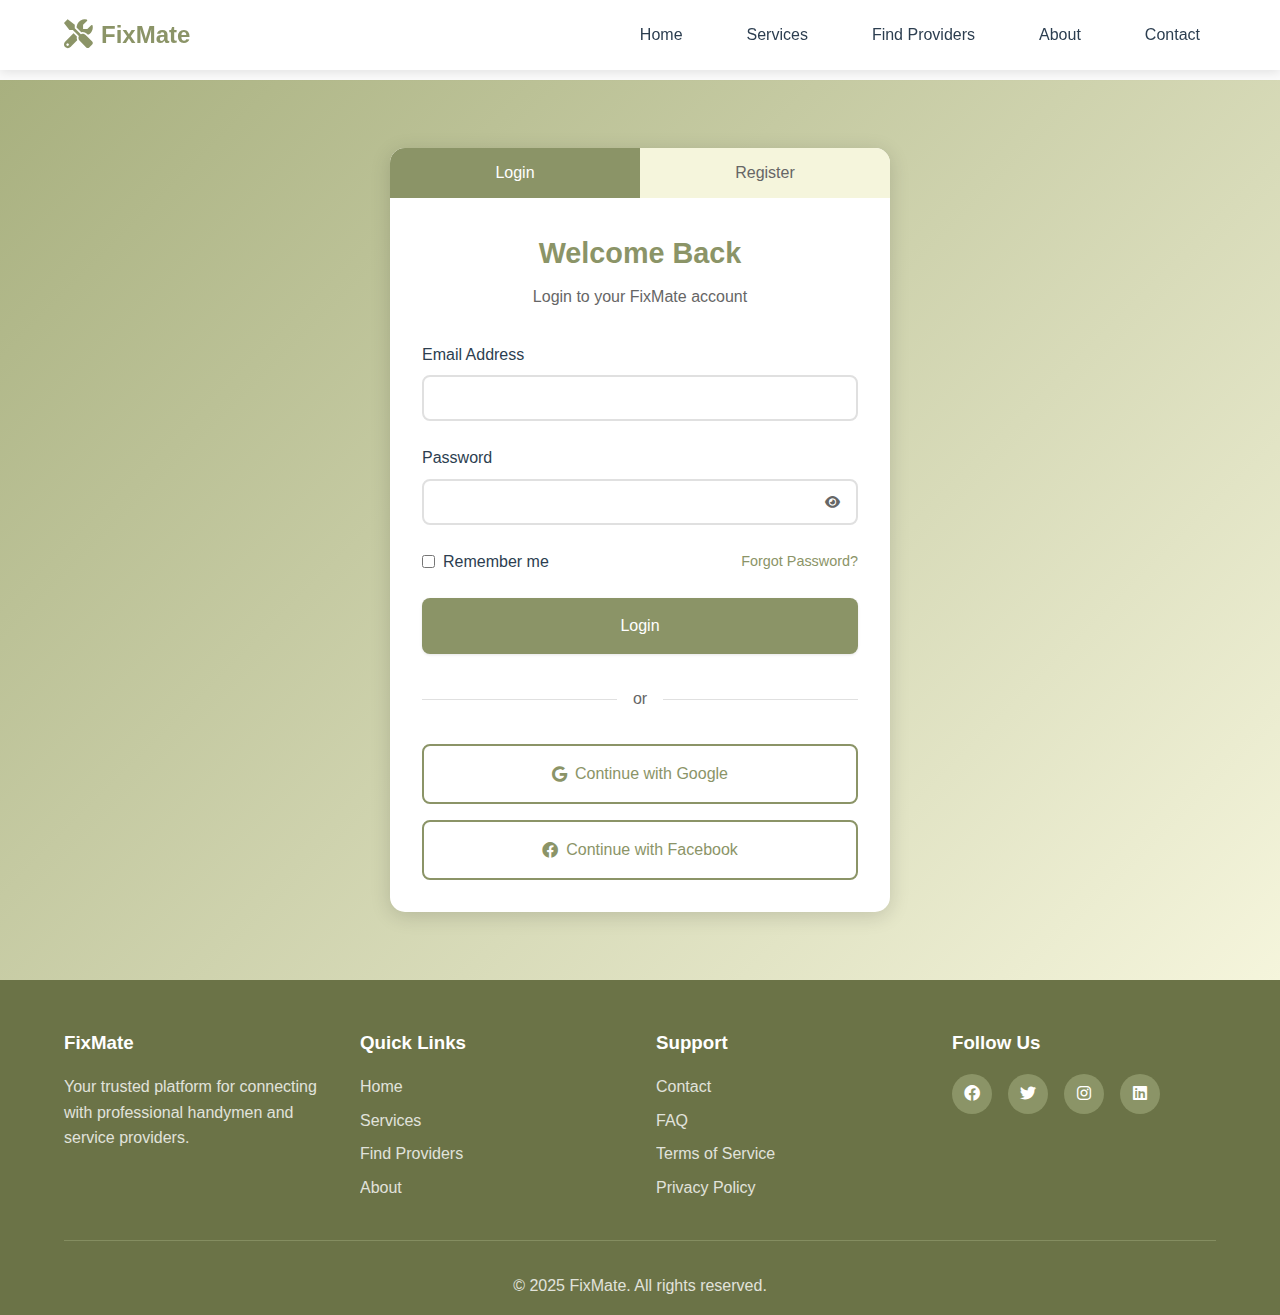
<file: auth.html>
<!DOCTYPE html>
<html lang="en">
<head>
    <meta charset="UTF-8">
    <meta name="viewport" content="width=device-width, initial-scale=1.0">
    <meta name="csrf-token" content="{{ csrf_token }}">
    <title>FixMate - Login / Register</title>
    <link rel="stylesheet" href="css/style.css">
    <link rel="stylesheet" href="https://cdnjs.cloudflare.com/ajax/libs/font-awesome/6.0.0/css/all.min.css">
</head>
<body>
    <!-- Navigation -->
    <nav class="navbar">
        <div class="nav-container">
            <div class="nav-logo">
                <i class="fas fa-tools"></i>
                <span>FixMate</span>
            </div>
            <ul class="nav-menu">
                <li><a href="index.html" class="nav-link">Home</a></li>
                <li><a href="index.html#services" class="nav-link">Services</a></li>
                <li><a href="index.html#providers" class="nav-link">Find Providers</a></li>
                <li><a href="index.html#about" class="nav-link">About</a></li>
                <li><a href="index.html#contact" class="nav-link">Contact</a></li>
            </ul>
            <div class="hamburger">
                <span></span>
                <span></span>
                <span></span>
            </div>
        </div>
    </nav>

    <!-- Authentication Section -->
    <section class="auth-section">
        <div class="auth-container">
            <div class="auth-tabs">
                <button class="tab-btn active" onclick="switchTab('login')">Login</button>
                <button class="tab-btn" onclick="switchTab('register')">Register</button>
            </div>

            <!-- Login Form -->
            <div id="login-form" class="auth-form active">
                <h2>Welcome Back</h2>
                <p>Login to your FixMate account</p>
                
                <form id="login-form-element">
                    <div class="form-group">
                        <label for="login-email">Email Address</label>
                        <input type="email" id="login-email" name="email" required>
                        <div class="error" id="login-email-error"></div>
                    </div>
                    
                    <div class="form-group">
                        <label for="login-password">Password</label>
                        <div class="password-input">
                            <input type="password" id="login-password" name="password" required>
                            <button type="button" class="toggle-password" onclick="togglePassword('login-password')">
                                <i class="fas fa-eye"></i>
                            </button>
                        </div>
                        <div class="error" id="login-password-error"></div>
                    </div>
                    
                    <div class="form-options">
                        <label class="checkbox-label">
                            <input type="checkbox" id="remember-me">
                            <span>Remember me</span>
                        </label>
                        <a href="#" class="forgot-password">Forgot Password?</a>
                    </div>
                    
                    <button type="submit" class="btn btn-primary btn-full">Login</button>
                </form>
                
                <div class="auth-divider">
                    <span>or</span>
                </div>
                
                <div class="social-login">
                    <button class="btn btn-outline btn-full">
                        <i class="fab fa-google"></i> Continue with Google
                    </button>
                    <button class="btn btn-outline btn-full">
                        <i class="fab fa-facebook"></i> Continue with Facebook
                    </button>
                </div>
            </div>

            <!-- Register Form -->
            <div id="register-form" class="auth-form">
                <h2>Create Account</h2>
                <p>Join FixMate and connect with trusted handymen</p>
                
                <form id="register-form-element">
                    <div class="form-group">
                        <label for="register-user-type">I am a</label>
                        <select id="register-user-type" name="user_type" required>
                            <option value="">Select User Type</option>
                            <option value="customer">Customer</option>
                            <option value="provider">Service Provider</option>
                            <option value="admin">Administrator</option>
                        </select>
                        <div class="error" id="register-user-type-error"></div>
                    </div>
                    
                    <div class="form-row">
                        <div class="form-group">
                            <label for="register-first-name">First Name</label>
                            <input type="text" id="register-first-name" name="first_name" required>
                            <div class="error" id="register-first-name-error"></div>
                        </div>
                        
                        <div class="form-group">
                            <label for="register-last-name">Last Name</label>
                            <input type="text" id="register-last-name" name="last_name" required>
                            <div class="error" id="register-last-name-error"></div>
                        </div>
                    </div>
                    
                    <div class="form-group">
                        <label for="register-email">Email Address</label>
                        <input type="email" id="register-email" name="email" required>
                        <div class="error" id="register-email-error"></div>
                    </div>
                    
                    <div class="form-group">
                        <label for="register-phone">Phone Number</label>
                        <input type="tel" id="register-phone" name="phone" required>
                        <div class="error" id="register-phone-error"></div>
                    </div>
                    
                    <div class="form-group">
                        <label for="register-password">Password</label>
                        <div class="password-input">
                            <input type="password" id="register-password" name="password" required>
                            <button type="button" class="toggle-password" onclick="togglePassword('register-password')">
                                <i class="fas fa-eye"></i>
                            </button>
                        </div>
                        <div class="error" id="register-password-error"></div>
                        <small class="password-hint">Password must be at least 8 characters long</small>
                    </div>
                    
                    <div class="form-group">
                        <label for="register-confirm-password">Confirm Password</label>
                        <div class="password-input">
                            <input type="password" id="register-confirm-password" name="confirm_password" required>
                            <button type="button" class="toggle-password" onclick="togglePassword('register-confirm-password')">
                                <i class="fas fa-eye"></i>
                            </button>
                        </div>
                        <div class="error" id="register-confirm-password-error"></div>
                    </div>
                    
                    <!-- Provider-specific fields -->
                    <div id="provider-fields" class="provider-fields" style="display: none;">
                        <div class="form-group">
                            <label for="register-business-name">Business Name</label>
                            <input type="text" id="register-business-name" name="business_name">
                            <div class="error" id="register-business-name-error"></div>
                        </div>
                        
                        <div class="form-group">
                            <label for="register-services">Services Offered</label>
                            <select id="register-services" name="services" multiple>
                                <option value="plumbing">Plumbing</option>
                                <option value="electrical">Electrical</option>
                                <option value="carpentry">Carpentry</option>
                                <option value="painting">Painting</option>
                                <option value="general">General Repair</option>
                                <option value="maintenance">Home Maintenance</option>
                            </select>
                            <small>Hold Ctrl/Cmd to select multiple services</small>
                        </div>
                        
                        <div class="form-group">
                            <label for="register-location">Service Location</label>
                            <input type="text" id="register-location" name="location" placeholder="City, State">
                            <div class="error" id="register-location-error"></div>
                        </div>
                        
                        <div class="form-group">
                            <label for="register-experience">Years of Experience</label>
                            <input type="number" id="register-experience" name="experience" min="0" max="50">
                            <div class="error" id="register-experience-error"></div>
                        </div>
                    </div>
                    
                    <!-- Admin-specific fields -->
                    <div id="admin-fields" class="admin-fields" style="display: none;">
                        <div class="form-group">
                            <label for="register-admin-role">Admin Role</label>
                            <select id="register-admin-role" name="admin_role">
                                <option value="super_admin">Super Admin</option>
                                <option value="content_admin">Content Admin</option>
                                <option value="support_admin">Support Admin</option>
                            </select>
                            <small>Select your administrative role and permissions level</small>
                        </div>
                        
                        <div class="form-group">
                            <label for="register-department">Department</label>
                            <select id="register-department" name="department">
                                <option value="management">Management</option>
                                <option value="support">Customer Support</option>
                                <option value="moderation">Content Moderation</option>
                                <option value="technical">Technical</option>
                            </select>
                        </div>
                        
                        <div class="form-group">
                            <label class="checkbox-label">
                                <input type="checkbox" id="admin-terms" required>
                                <span>I confirm I have the authority to create an admin account and will adhere to admin policies and procedures</span>
                            </label>
                            <div class="error" id="admin-terms-error"></div>
                        </div>
                    </div>
                    
                    <div class="form-group">
                        <label class="checkbox-label">
                            <input type="checkbox" id="agree-terms" required>
                            <span>I agree to the <a href="#">Terms of Service</a> and <a href="#">Privacy Policy</a></span>
                        </label>
                        <div class="error" id="agree-terms-error"></div>
                    </div>
                    
                    <button type="submit" class="btn btn-primary btn-full">Create Account</button>
                </form>
                
                <div class="auth-info">
                    <p>By creating an account, you agree to wait for admin approval before accessing the platform.</p>
                </div>
            </div>
        </div>
    </section>

    <!-- Footer -->
    <footer class="footer">
        <div class="container">
            <div class="footer-content">
                <div class="footer-section">
                    <h3>FixMate</h3>
                    <p>Your trusted platform for connecting with professional handymen and service providers.</p>
                </div>
                <div class="footer-section">
                    <h3>Quick Links</h3>
                    <ul>
                        <li><a href="index.html">Home</a></li>
                        <li><a href="index.html#services">Services</a></li>
                        <li><a href="index.html#providers">Find Providers</a></li>
                        <li><a href="index.html#about">About</a></li>
                    </ul>
                </div>
                <div class="footer-section">
                    <h3>Support</h3>
                    <ul>
                        <li><a href="index.html#contact">Contact</a></li>
                        <li><a href="#">FAQ</a></li>
                        <li><a href="#">Terms of Service</a></li>
                        <li><a href="#">Privacy Policy</a></li>
                    </ul>
                </div>
                <div class="footer-section">
                    <h3>Follow Us</h3>
                    <div class="social-links">
                        <a href="#"><i class="fab fa-facebook"></i></a>
                        <a href="#"><i class="fab fa-twitter"></i></a>
                        <a href="#"><i class="fab fa-instagram"></i></a>
                        <a href="#"><i class="fab fa-linkedin"></i></a>
                    </div>
                </div>
            </div>
            <div class="footer-bottom">
                <p>&copy; 2025 FixMate. All rights reserved.</p>
            </div>
        </div>
    </footer>

    <script src="js/auth.js"></script>
</body>
</html>
</file>
<file: css/style.css>
/* FixMate - Enhanced Light Olive Color Scheme with Responsive Design */

/* CSS Variables */
:root {
    /* Primary Colors - Light Olive Theme */
    --primary-color: #8B9467;      /* Light Olive */
    --primary-dark: #6B7347;       /* Darker Olive */
    --primary-light: #A8B07F;      /* Lighter Olive */
    --primary-pale: #C5CC9E;       /* Very Light Olive */
    
    /* Secondary Colors */
    --secondary-color: #F5F5DC;    /* Beige */
    --accent-color: #D2691E;       /* Chocolate */
    --accent-light: #E8A55C;       /* Light Chocolate */
    
    /* Text Colors */
    --text-primary: #2C3E50;       /* Dark Blue-Gray */
    --text-secondary: #666666;     /* Medium Gray */
    --text-light: #FFFFFF;         /* White */
    --text-muted: #95A5A6;        /* Light Gray */
    
    /* Background Colors */
    --background: #FAFAFA;         /* Light Gray Background */
    --background-secondary: #F8F9FA; /* Slightly Darker Background */
    --card-background: #FFFFFF;    /* White */
    --card-hover: #FDFDFD;         /* Very Light Gray */
    
    /* Border Colors */
    --border-color: #E0E0E0;       /* Light Border */
    --border-focus: #8B9467;       /* Primary Border */
    
    /* Status Colors */
    --success-color: #28a745;      /* Green */
    --success-light: #d4edda;      /* Light Green */
    --warning-color: #ffc107;      /* Yellow */
    --warning-light: #fff3cd;      /* Light Yellow */
    --error-color: #dc3545;        /* Red */
    --error-light: #f8d7da;        /* Light Red */
    --info-color: #17a2b8;         /* Blue */
    --info-light: #d1ecf1;         /* Light Blue */
    
    /* Shadows */
    --shadow-sm: 0 1px 3px rgba(0, 0, 0, 0.1);
    --shadow: 0 2px 10px rgba(0, 0, 0, 0.1);
    --shadow-md: 0 4px 15px rgba(0, 0, 0, 0.1);
    --shadow-lg: 0 8px 25px rgba(0, 0, 0, 0.15);
    --shadow-hover: 0 4px 20px rgba(0, 0, 0, 0.15);
    
    /* Spacing */
    --spacing-xs: 0.25rem;
    --spacing-sm: 0.5rem;
    --spacing-md: 1rem;
    --spacing-lg: 1.5rem;
    --spacing-xl: 2rem;
    --spacing-xxl: 3rem;
    
    /* Border Radius */
    --radius-sm: 4px;
    --radius: 8px;
    --radius-lg: 12px;
    --radius-xl: 16px;
    
    /* Transitions */
    --transition: all 0.3s ease;
    --transition-fast: all 0.2s ease;
}

/* Reset and Base Styles */
* {
    margin: 0;
    padding: 0;
    box-sizing: border-box;
}

html {
    scroll-behavior: smooth;
    font-size: 16px;
}

body {
    font-family: 'Segoe UI', Tahoma, Geneva, Verdana, sans-serif;
    line-height: 1.6;
    color: var(--text-primary);
    background-color: var(--background);
    -webkit-font-smoothing: antialiased;
    -moz-osx-font-smoothing: grayscale;
}

/* Improved Focus Styles */
:focus {
    outline: 2px solid var(--border-focus);
    outline-offset: 2px;
}

:focus:not(:focus-visible) {
    outline: none;
}

/* Selection Styles */
::selection {
    background-color: var(--primary-light);
    color: var(--text-light);
}

/* Scrollbar Styles */
::-webkit-scrollbar {
    width: 8px;
    height: 8px;
}

::-webkit-scrollbar-track {
    background: var(--background);
}

::-webkit-scrollbar-thumb {
    background: var(--primary-color);
    border-radius: 4px;
}

::-webkit-scrollbar-thumb:hover {
    background: var(--primary-dark);
}

.container {
    max-width: 1200px;
    margin: 0 auto;
    padding: 0 var(--spacing-lg);
}

.container-sm {
    max-width: 800px;
    margin: 0 auto;
    padding: 0 var(--spacing-lg);
}

.container-lg {
    max-width: 1400px;
    margin: 0 auto;
    padding: 0 var(--spacing-lg);
}

/* Navigation */
.navbar {
    background-color: var(--card-background);
    box-shadow: var(--shadow);
    position: fixed;
    top: 0;
    width: 100%;
    z-index: 1000;
    backdrop-filter: blur(10px);
    background-color: rgba(255, 255, 255, 0.95);
}

.nav-container {
    max-width: 1200px;
    margin: 0 auto;
    padding: var(--spacing-md) var(--spacing-lg);
    display: flex;
    justify-content: space-between;
    align-items: center;
}

.nav-logo {
    display: flex;
    align-items: center;
    font-size: 1.5rem;
    font-weight: bold;
    color: var(--primary-color);
    text-decoration: none;
    transition: var(--transition);
}

.nav-logo:hover {
    color: var(--primary-dark);
    transform: translateY(-1px);
}

.nav-logo i {
    margin-right: var(--spacing-sm);
    font-size: 1.8rem;
}

.nav-menu {
    display: flex;
    list-style: none;
    gap: var(--spacing-xl);
    align-items: center;
}

.nav-link {
    text-decoration: none;
    color: var(--text-primary);
    font-weight: 500;
    padding: var(--spacing-sm) var(--spacing-md);
    border-radius: var(--radius-sm);
    transition: var(--transition);
    position: relative;
}

.nav-link::after {
    content: '';
    position: absolute;
    bottom: -2px;
    left: 50%;
    width: 0;
    height: 2px;
    background-color: var(--primary-color);
    transition: var(--transition);
    transform: translateX(-50%);
}

.nav-link:hover {
    color: var(--primary-color);
    background-color: var(--primary-pale);
}

.nav-link:hover::after {
    width: 80%;
}

.nav-link.active {
    color: var(--primary-color);
    background-color: var(--primary-pale);
}

.nav-link.active::after {
    width: 80%;
}

.nav-auth {
    display: flex;
    gap: var(--spacing-md);
    align-items: center;
}

.hamburger {
    display: none;
    flex-direction: column;
    cursor: pointer;
    padding: var(--spacing-sm);
    border-radius: var(--radius-sm);
    transition: var(--transition);
}

.hamburger:hover {
    background-color: var(--primary-pale);
}

.hamburger span {
    width: 25px;
    height: 3px;
    background-color: var(--text-primary);
    margin: 3px 0;
    transition: var(--transition);
    border-radius: 2px;
}

.hamburger.active span:nth-child(1) {
    transform: rotate(-45deg) translate(-5px, 6px);
}

.hamburger.active span:nth-child(2) {
    opacity: 0;
}

.hamburger.active span:nth-child(3) {
    transform: rotate(45deg) translate(-5px, -6px);
}

/* Buttons */
.btn {
    display: inline-flex;
    align-items: center;
    justify-content: center;
    padding: var(--spacing-md) var(--spacing-lg);
    text-decoration: none;
    border-radius: var(--radius);
    font-weight: 500;
    transition: var(--transition);
    border: none;
    cursor: pointer;
    font-size: 1rem;
    line-height: 1.5;
    position: relative;
    overflow: hidden;
    gap: var(--spacing-sm);
}

.btn::before {
    content: '';
    position: absolute;
    top: 0;
    left: -100%;
    width: 100%;
    height: 100%;
    background: linear-gradient(90deg, transparent, rgba(255, 255, 255, 0.2), transparent);
    transition: var(--transition);
}

.btn:hover::before {
    left: 100%;
}

.btn:focus {
    outline: none;
    box-shadow: 0 0 0 3px var(--primary-light);
}

.btn:disabled {
    opacity: 0.6;
    cursor: not-allowed;
    transform: none !important;
}

.btn-primary {
    background-color: var(--primary-color);
    color: var(--text-light);
    box-shadow: var(--shadow-sm);
}

.btn-primary:hover {
    background-color: var(--primary-dark);
    transform: translateY(-2px);
    box-shadow: var(--shadow-md);
}

.btn-primary:active {
    transform: translateY(0);
}

.btn-outline {
    background-color: transparent;
    color: var(--primary-color);
    border: 2px solid var(--primary-color);
}

.btn-outline:hover {
    background-color: var(--primary-color);
    color: var(--text-light);
    transform: translateY(-2px);
    box-shadow: var(--shadow-sm);
}

.btn-secondary {
    background-color: var(--secondary-color);
    color: var(--text-primary);
    border: 1px solid var(--border-color);
}

.btn-secondary:hover {
    background-color: var(--primary-light);
    transform: translateY(-2px);
}

.btn-success {
    background-color: var(--success-color);
    color: var(--text-light);
}

.btn-success:hover {
    background-color: #218838;
    transform: translateY(-2px);
}

.btn-warning {
    background-color: var(--warning-color);
    color: var(--text-primary);
}

.btn-warning:hover {
    background-color: #e0a800;
    transform: translateY(-2px);
}

.btn-danger {
    background-color: var(--error-color);
    color: var(--text-light);
}

.btn-danger:hover {
    background-color: #c82333;
    transform: translateY(-2px);
}

.btn-sm {
    padding: var(--spacing-sm) var(--spacing-md);
    font-size: 0.875rem;
}

.btn-lg {
    padding: var(--spacing-lg) var(--spacing-xl);
    font-size: 1.125rem;
}

.btn-block {
    display: flex;
    width: 100%;
}

.btn-group {
    display: flex;
    gap: var(--spacing-sm);
    flex-wrap: wrap;
}

.btn-icon {
    padding: var(--spacing-sm);
    border-radius: 50%;
    width: 40px;
    height: 40px;
    display: flex;
    align-items: center;
    justify-content: center;
}

.btn-icon.btn-sm {
    width: 32px;
    height: 32px;
    padding: var(--spacing-xs);
}

.btn-icon.btn-lg {
    width: 48px;
    height: 48px;
    padding: var(--spacing-md);
}

/* Hero Section */
.hero {
    margin-top: 80px;
    padding: var(--spacing-xxl) 0;
    background: linear-gradient(135deg, var(--primary-light) 0%, var(--secondary-color) 50%, var(--primary-pale) 100%);
    display: flex;
    align-items: center;
    min-height: 80vh;
    position: relative;
    overflow: hidden;
}

.hero::before {
    content: '';
    position: absolute;
    top: 0;
    left: 0;
    right: 0;
    bottom: 0;
    background: url('data:image/svg+xml,<svg xmlns="http://www.w3.org/2000/svg" viewBox="0 0 100 100"><defs><pattern id="grain" width="100" height="100" patternUnits="userSpaceOnUse"><circle cx="25" cy="25" r="1" fill="%23ffffff" opacity="0.1"/><circle cx="75" cy="75" r="1" fill="%23ffffff" opacity="0.1"/><circle cx="50" cy="10" r="0.5" fill="%23ffffff" opacity="0.1"/></pattern></defs><rect width="100" height="100" fill="url(%23grain)"/></svg>');
    opacity: 0.3;
}

.hero-content {
    flex: 1;
    padding: var(--spacing-xl);
    position: relative;
    z-index: 1;
}

.hero-content h1 {
    font-size: clamp(2rem, 5vw, 3.5rem);
    margin-bottom: var(--spacing-md);
    color: var(--text-primary);
    font-weight: 700;
    line-height: 1.2;
    text-shadow: 2px 2px 4px rgba(0, 0, 0, 0.1);
}

.hero-content .subtitle {
    font-size: clamp(1rem, 2.5vw, 1.5rem);
    margin-bottom: var(--spacing-lg);
    color: var(--text-secondary);
    font-weight: 400;
    line-height: 1.6;
}

.hero-buttons {
    display: flex;
    gap: var(--spacing-md);
    flex-wrap: wrap;
}

.hero-image {
    flex: 1;
    text-align: center;
    position: relative;
    z-index: 1;
}

.hero-image img {
    max-width: 100%;
    height: auto;
    border-radius: var(--radius-xl);
    box-shadow: var(--shadow-lg);
    transition: var(--transition);
}

.hero-image img:hover {
    transform: translateY(-5px) scale(1.02);
    box-shadow: var(--shadow-hover);
}

/* Hero Features */
.hero-features {
    display: grid;
    grid-template-columns: repeat(auto-fit, minmax(200px, 1fr));
    gap: var(--spacing-lg);
    margin-top: var(--spacing-xl);
}

.hero-feature {
    text-align: center;
    padding: var(--spacing-md);
    background: rgba(255, 255, 255, 0.9);
    border-radius: var(--radius-lg);
    backdrop-filter: blur(10px);
    transition: var(--transition);
}

.hero-feature:hover {
    transform: translateY(-3px);
    background: rgba(255, 255, 255, 1);
    box-shadow: var(--shadow-md);
}

.hero-feature i {
    font-size: 2rem;
    color: var(--primary-color);
    margin-bottom: var(--spacing-sm);
}

.hero-feature h3 {
    font-size: 1.1rem;
    margin-bottom: var(--spacing-sm);
    color: var(--text-primary);
}

.hero-feature p {
    font-size: 0.9rem;
    color: var(--text-secondary);
    margin: 0;
}

/* Section Styles */
.section-title {
    text-align: center;
    font-size: 2.5rem;
    margin-bottom: 3rem;
    color: var(--primary-color);
}

/* Services Section */
.services {
    padding: 4rem 0;
    background-color: var(--card-background);
}

.services-grid {
    display: grid;
    grid-template-columns: repeat(auto-fit, minmax(300px, 1fr));
    gap: 2rem;
}

.service-card {
    background-color: var(--card-background);
    padding: 2rem;
    border-radius: 10px;
    text-align: center;
    box-shadow: var(--shadow);
    transition: transform 0.3s ease, box-shadow 0.3s ease;
}

.service-card:hover {
    transform: translateY(-5px);
    box-shadow: var(--shadow-hover);
}

.service-icon {
    font-size: 3rem;
    color: var(--primary-color);
    margin-bottom: 1rem;
    display: flex;
    justify-content: center;
    align-items: center;
}

.service-icon-img {
    width: 60px;
    height: 60px;
    stroke: var(--primary-color);
    fill: none;
    transition: stroke 0.3s ease;
}

.service-card:hover .service-icon-img {
    stroke: var(--primary-dark);
}

.service-card h3 {
    font-size: 1.5rem;
    margin-bottom: 1rem;
    color: var(--text-primary);
}

.service-card p {
    color: var(--text-secondary);
}

/* How It Works Section */
.how-it-works {
    padding: 4rem 0;
    background-color: var(--secondary-color);
}

.steps {
    display: grid;
    grid-template-columns: repeat(auto-fit, minmax(250px, 1fr));
    gap: 2rem;
}

.step {
    text-align: center;
    padding: 2rem;
}

.step-number {
    width: 60px;
    height: 60px;
    background-color: var(--primary-color);
    color: var(--text-light);
    border-radius: 50%;
    display: flex;
    align-items: center;
    justify-content: center;
    font-size: 1.5rem;
    font-weight: bold;
    margin: 0 auto 1rem;
}

.step h3 {
    font-size: 1.3rem;
    margin-bottom: 1rem;
    color: var(--text-primary);
}

.step p {
    color: var(--text-secondary);
}

/* Providers Section */
.providers {
    padding: 4rem 0;
    background-color: var(--card-background);
}

.providers-grid {
    display: grid;
    grid-template-columns: repeat(auto-fit, minmax(300px, 1fr));
    gap: 2rem;
    margin-bottom: 2rem;
}

.provider-card {
    background-color: var(--card-background);
    border: 1px solid var(--border-color);
    border-radius: 10px;
    padding: 1.5rem;
    box-shadow: var(--shadow);
    transition: transform 0.3s ease;
}

.provider-card:hover {
    transform: translateY(-3px);
}

.provider-header {
    display: flex;
    align-items: center;
    margin-bottom: 1rem;
}

.provider-avatar {
    width: 60px;
    height: 60px;
    border-radius: 50%;
    margin-right: 1rem;
    object-fit: cover;
}

.provider-info h4 {
    font-size: 1.2rem;
    color: var(--text-primary);
    margin-bottom: 0.25rem;
}

.provider-rating {
    color: var(--accent-color);
    font-size: 0.9rem;
}

.provider-services {
    margin-bottom: 1rem;
}

.provider-services span {
    display: inline-block;
    background-color: var(--primary-light);
    color: var(--text-light);
    padding: 0.25rem 0.5rem;
    border-radius: 15px;
    font-size: 0.8rem;
    margin-right: 0.5rem;
    margin-bottom: 0.5rem;
}

.provider-stats {
    display: flex;
    justify-content: space-between;
    font-size: 0.9rem;
    color: var(--text-secondary);
}

/* About Section */
.about {
    padding: 4rem 0;
    background-color: var(--secondary-color);
}

.about-content {
    display: grid;
    grid-template-columns: 1fr 1fr;
    gap: 3rem;
    align-items: center;
}

.about-text h2 {
    font-size: 2.5rem;
    margin-bottom: 1rem;
    color: var(--primary-color);
}

.about-text p {
    margin-bottom: 1rem;
    color: var(--text-secondary);
}

.about-stats {
    display: grid;
    grid-template-columns: repeat(3, 1fr);
    gap: 2rem;
    margin-top: 2rem;
}

.stat {
    text-align: center;
}

.stat h3 {
    font-size: 2rem;
    color: var(--primary-color);
    margin-bottom: 0.5rem;
}

.stat p {
    color: var(--text-secondary);
}

.about-image img {
    width: 100%;
    border-radius: 10px;
    box-shadow: var(--shadow-hover);
}

/* Contact Section */
.contact {
    padding: 4rem 0;
    background-color: var(--card-background);
}

.contact-content {
    display: grid;
    grid-template-columns: 1fr 1fr;
    gap: 3rem;
}

.contact-info {
    display: flex;
    flex-direction: column;
    gap: 2rem;
}

.contact-item {
    display: flex;
    align-items: center;
    gap: 1rem;
}

.contact-item i {
    font-size: 1.5rem;
    color: var(--primary-color);
    width: 30px;
}

.contact-item h3 {
    font-size: 1.2rem;
    color: var(--text-primary);
    margin-bottom: 0.25rem;
}

.contact-item p {
    color: var(--text-secondary);
}

.contact-form {
    background-color: var(--secondary-color);
    padding: 2rem;
    border-radius: 10px;
    box-shadow: var(--shadow);
}

.form-group {
    margin-bottom: 1.5rem;
}

.form-group input,
.form-group textarea {
    width: 100%;
    padding: 0.75rem;
    border: 1px solid var(--border-color);
    border-radius: 5px;
    font-size: 1rem;
    transition: border-color 0.3s ease;
}

.form-group input:focus,
.form-group textarea:focus {
    outline: none;
    border-color: var(--primary-color);
}

/* Footer */
.footer {
    background-color: var(--primary-dark);
    color: var(--text-light);
    padding: 3rem 0 1rem;
}

.footer-content {
    display: grid;
    grid-template-columns: repeat(auto-fit, minmax(250px, 1fr));
    gap: 2rem;
    margin-bottom: 2rem;
}

.footer-section h3 {
    margin-bottom: 1rem;
    color: var(--text-light);
}

.footer-section p {
    color: var(--text-light);
    opacity: 0.8;
}

.footer-section ul {
    list-style: none;
}

.footer-section ul li {
    margin-bottom: 0.5rem;
}

.footer-section ul li a {
    color: var(--text-light);
    opacity: 0.8;
    text-decoration: none;
    transition: opacity 0.3s ease;
}

.footer-section ul li a:hover {
    opacity: 1;
}

.social-links {
    display: flex;
    gap: 1rem;
}

.social-links a {
    display: inline-block;
    width: 40px;
    height: 40px;
    background-color: var(--primary-color);
    color: var(--text-light);
    text-align: center;
    line-height: 40px;
    border-radius: 50%;
    transition: background-color 0.3s ease;
}

.social-links a:hover {
    background-color: var(--primary-light);
}

.footer-bottom {
    text-align: center;
    padding-top: 2rem;
    border-top: 1px solid var(--primary-color);
    opacity: 0.8;
}

/* Enhanced Responsive Design */

/* Large Desktops (1200px and below) */
@media (max-width: 1200px) {
    .container {
        padding: 0 var(--spacing-md);
    }
    
    .hero-content h1 {
        font-size: 2.5rem;
    }
    
    .services-grid,
    .providers-grid {
        grid-template-columns: repeat(auto-fit, minmax(280px, 1fr));
    }
    
    .dashboard-stats {
        grid-template-columns: repeat(auto-fit, minmax(200px, 1fr));
    }
}

/* Tablets and Small Desktops (992px and below) */
@media (max-width: 992px) {
    .nav-container {
        padding: var(--spacing-md) var(--spacing-lg);
    }
    
    .nav-menu {
        gap: var(--spacing-lg);
    }
    
    .hero {
        padding: var(--spacing-xl) 0;
    }
    
    .hero-content h1 {
        font-size: 2.2rem;
    }
    
    .hero-content .subtitle {
        font-size: 1.2rem;
    }
    
    .hero-features {
        grid-template-columns: repeat(auto-fit, minmax(150px, 1fr));
        gap: var(--spacing-md);
    }
    
    .section-title {
        font-size: 2rem;
        margin-bottom: var(--spacing-xl);
    }
    
    .about-content,
    .contact-content {
        grid-template-columns: 1fr;
        gap: var(--spacing-xl);
    }
    
    .about-stats {
        grid-template-columns: repeat(2, 1fr);
        gap: var(--spacing-lg);
    }
    
    .steps {
        grid-template-columns: repeat(2, 1fr);
        gap: var(--spacing-lg);
    }
    
    .services-grid,
    .providers-grid {
        grid-template-columns: repeat(2, 1fr);
        gap: var(--spacing-lg);
    }
    
    .dashboard-stats {
        grid-template-columns: repeat(2, 1fr);
        gap: var(--spacing-lg);
    }
    
    .job-header {
        flex-direction: column;
        align-items: flex-start;
        gap: var(--spacing-md);
    }
    
    .job-actions {
        flex-wrap: wrap;
        gap: var(--spacing-sm);
    }
}

/* Mobile Devices (768px and below) */
@media (max-width: 768px) {
    /* Navigation */
    .nav-menu {
        position: fixed;
        left: -100%;
        top: 70px;
        flex-direction: column;
        background-color: var(--card-background);
        width: 100%;
        text-align: center;
        transition: var(--transition);
        box-shadow: var(--shadow-lg);
        padding: var(--spacing-xl) 0;
        gap: var(--spacing-md);
        max-height: calc(100vh - 70px);
        overflow-y: auto;
    }

    .nav-menu.active {
        left: 0;
    }

    .nav-auth {
        display: none;
    }
    
    .nav-auth-mobile {
        display: flex;
        flex-direction: column;
        gap: var(--spacing-md);
        margin-top: var(--spacing-lg);
        padding-top: var(--spacing-lg);
        border-top: 1px solid var(--border-color);
    }

    .hamburger {
        display: flex;
    }
    
    /* Hero Section */
    .hero {
        flex-direction: column;
        text-align: center;
        padding: var(--spacing-lg) 0;
        min-height: 60vh;
    }

    .hero-content {
        padding: var(--spacing-lg);
        order: 2;
    }
    
    .hero-image {
        order: 1;
        margin-bottom: var(--spacing-lg);
    }

    .hero-content h1 {
        font-size: 1.8rem;
        margin-bottom: var(--spacing-sm);
    }

    .hero-content .subtitle {
        font-size: 1rem;
        margin-bottom: var(--spacing-md);
    }

    .hero-buttons {
        justify-content: center;
        flex-direction: column;
        align-items: center;
        gap: var(--spacing-sm);
    }
    
    .hero-buttons .btn {
        width: 100%;
        max-width: 280px;
    }
    
    .hero-features {
        grid-template-columns: 1fr;
        gap: var(--spacing-md);
        margin-top: var(--spacing-lg);
    }
    
    /* Sections */
    .section {
        padding: var(--spacing-lg) 0;
    }
    
    .section-title {
        font-size: 1.8rem;
        margin-bottom: var(--spacing-lg);
    }
    
    /* About and Contact */
    .about-content,
    .contact-content {
        grid-template-columns: 1fr;
        gap: var(--spacing-lg);
    }
    
    .about-stats {
        grid-template-columns: 1fr;
        gap: var(--spacing-md);
    }
    
    .steps {
        grid-template-columns: 1fr;
        gap: var(--spacing-lg);
    }
    
    /* Services and Providers */
    .services-grid,
    .providers-grid {
        grid-template-columns: 1fr;
        gap: var(--spacing-lg);
    }
    
    .service-card,
    .provider-card {
        margin: 0 auto;
        max-width: 400px;
    }
    
    /* Dashboard */
    .dashboard-stats {
        grid-template-columns: 1fr;
        gap: var(--spacing-md);
    }
    
    .dashboard-nav {
        flex-direction: column;
        gap: var(--spacing-sm);
        margin-bottom: var(--spacing-lg);
    }
    
    .dashboard-nav ul {
        flex-direction: row;
        overflow-x: auto;
        gap: var(--spacing-sm);
        padding-bottom: var(--spacing-sm);
        -webkit-overflow-scrolling: touch;
    }
    
    .dashboard-nav li {
        flex-shrink: 0;
    }
    
    /* Jobs */
    .job-header {
        flex-direction: column;
        align-items: flex-start;
        gap: var(--spacing-sm);
    }
    
    .job-actions {
        flex-direction: column;
        width: 100%;
    }
    
    .job-actions .btn {
        width: 100%;
        justify-content: center;
    }
    
    /* Forms */
    .form-row {
        grid-template-columns: 1fr;
        gap: var(--spacing-md);
    }
    
    .form-group {
        margin-bottom: var(--spacing-md);
    }
    
    /* Authentication */
    .auth-container {
        margin: var(--spacing-md);
        max-width: none;
        padding: var(--spacing-lg);
    }
    
    .auth-form {
        max-width: none;
    }
    
    /* Tables */
    .table-responsive {
        overflow-x: auto;
        -webkit-overflow-scrolling: touch;
        margin: var(--spacing-md) calc(-1 * var(--spacing-lg));
        padding: 0 var(--spacing-lg);
    }
    
    table {
        min-width: 600px;
    }
    
    /* Modals */
    .modal-content {
        margin: var(--spacing-md);
        max-width: calc(100vw - 2rem);
        max-height: calc(100vh - 2rem);
        overflow-y: auto;
    }
    
    .modal-header,
    .modal-body,
    .modal-footer {
        padding: var(--spacing-md);
    }
    
    /* Utility Classes */
    .hide-mobile {
        display: none !important;
    }
    
    .show-mobile {
        display: block !important;
    }
    
    .text-center-mobile {
        text-align: center !important;
    }
    
    .btn-group {
        flex-direction: column;
    }
    
    .btn-group .btn {
        width: 100%;
    }
}

/* Utility Classes */
.text-center {
    text-align: center;
}

.text-right {
    text-align: right;
}

.text-left {
    text-align: left;
}

.mb-1 { margin-bottom: 1rem; }
.mb-2 { margin-bottom: 2rem; }
.mb-3 { margin-bottom: 3rem; }

.mt-1 { margin-top: 1rem; }
.mt-2 { margin-top: 2rem; }
.mt-3 { margin-top: 3rem; }

.hidden {
    display: none;
}

.show {
    display: block;
}

/* Loading Spinner */
.spinner {
    border: 4px solid var(--border-color);
    border-top: 4px solid var(--primary-color);
    border-radius: 50%;
    width: 40px;
    height: 40px;
    animation: spin 1s linear infinite;
    margin: 2rem auto;
}

@keyframes spin {
    0% { transform: rotate(0deg); }
    100% { transform: rotate(360deg); }
}

/* Alert Messages */
.alert {
    padding: 1rem;
    border-radius: 5px;
    margin-bottom: 1rem;
}

.alert-success {
    background-color: var(--success-color);
    color: var(--text-light);
}

.alert-error {
    background-color: var(--error-color);
    color: var(--text-light);
}

.alert-warning {
    background-color: var(--warning-color);
    color: var(--text-primary);
}

/* Form Validation */
.error {
    color: var(--error-color);
    font-size: 0.875rem;
    margin-top: 0.25rem;
}

input.error,
textarea.error {
    border-color: var(--error-color);
}

/* Animations */
.fade-in {
    animation: fadeIn 0.5s ease-in;
}

@keyframes fadeIn {
    from { opacity: 0; transform: translateY(20px); }
    to { opacity: 1; transform: translateY(0); }
}

.slide-in {
    animation: slideIn 0.5s ease-out;
}

@keyframes slideIn {
    from { transform: translateX(-100%); }
    to { transform: translateX(0); }
}

/* Authentication Styles */
.auth-section {
    min-height: 100vh;
    display: flex;
    align-items: center;
    justify-content: center;
    background: linear-gradient(135deg, var(--primary-light) 0%, var(--secondary-color) 100%);
    padding: 2rem 0;
    margin-top: 80px;
}

.auth-container {
    background-color: var(--card-background);
    border-radius: 15px;
    box-shadow: var(--shadow-hover);
    width: 100%;
    max-width: 500px;
    overflow: hidden;
}

.auth-tabs {
    display: flex;
    background-color: var(--secondary-color);
}

.tab-btn {
    flex: 1;
    padding: 1rem;
    border: none;
    background-color: transparent;
    color: var(--text-secondary);
    font-size: 1rem;
    font-weight: 500;
    cursor: pointer;
    transition: all 0.3s ease;
}

.tab-btn.active {
    background-color: var(--primary-color);
    color: var(--text-light);
}

.auth-form {
    padding: 2rem;
    display: none;
}

.auth-form.active {
    display: block;
}

.auth-form h2 {
    font-size: 1.8rem;
    margin-bottom: 0.5rem;
    color: var(--primary-color);
    text-align: center;
}

.auth-form p {
    color: var(--text-secondary);
    text-align: center;
    margin-bottom: 2rem;
}

.form-row {
    display: grid;
    grid-template-columns: 1fr 1fr;
    gap: 1rem;
}

.form-group {
    margin-bottom: 1.5rem;
}

.form-group label {
    display: block;
    margin-bottom: 0.5rem;
    font-weight: 500;
    color: var(--text-primary);
}

.form-group input,
.form-group select,
.form-group textarea {
    width: 100%;
    padding: 0.75rem;
    border: 2px solid var(--border-color);
    border-radius: 8px;
    font-size: 1rem;
    transition: border-color 0.3s ease, box-shadow 0.3s ease;
}

.form-group input:focus,
.form-group select:focus,
.form-group textarea:focus {
    outline: none;
    border-color: var(--primary-color);
    box-shadow: 0 0 0 3px rgba(139, 148, 103, 0.1);
}

.password-input {
    position: relative;
}

.toggle-password {
    position: absolute;
    right: 10px;
    top: 50%;
    transform: translateY(-50%);
    background: none;
    border: none;
    color: var(--text-secondary);
    cursor: pointer;
    padding: 0.5rem;
}

.toggle-password:hover {
    color: var(--primary-color);
}

.form-options {
    display: flex;
    justify-content: space-between;
    align-items: center;
    margin-bottom: 1.5rem;
}

.checkbox-label {
    display: flex;
    align-items: center;
    cursor: pointer;
}

.checkbox-label input[type="checkbox"] {
    margin-right: 0.5rem;
    width: auto;
}

.forgot-password {
    color: var(--primary-color);
    text-decoration: none;
    font-size: 0.9rem;
}

.forgot-password:hover {
    text-decoration: underline;
}

.btn-full {
    width: 100%;
    justify-content: center;
}

.auth-divider {
    text-align: center;
    margin: 2rem 0;
    position: relative;
}

.auth-divider::before {
    content: '';
    position: absolute;
    top: 50%;
    left: 0;
    right: 0;
    height: 1px;
    background-color: var(--border-color);
}

.auth-divider span {
    background-color: var(--card-background);
    padding: 0 1rem;
    color: var(--text-secondary);
    position: relative;
}

.social-login {
    display: flex;
    flex-direction: column;
    gap: 1rem;
}

.social-login .btn {
    display: flex;
    align-items: center;
    justify-content: center;
    gap: 0.5rem;
}

.provider-fields {
    background-color: var(--secondary-color);
    padding: 1.5rem;
    border-radius: 8px;
    margin-bottom: 1.5rem;
}

.provider-fields h4 {
    color: var(--primary-color);
    margin-bottom: 1rem;
}

.auth-info {
    background-color: var(--primary-light);
    padding: 1rem;
    border-radius: 8px;
    text-align: center;
    margin-top: 1.5rem;
}

.auth-info p {
    color: var(--text-primary);
    margin: 0;
    font-size: 0.9rem;
}

.password-hint {
    color: var(--text-secondary);
    font-size: 0.8rem;
    margin-top: 0.25rem;
}

/* Dashboard Styles */
.dashboard {
    margin-top: 80px;
    padding: 2rem 0;
    min-height: calc(100vh - 80px);
}

.dashboard-header {
    background-color: var(--primary-color);
    color: var(--text-light);
    padding: 2rem 0;
    margin-bottom: 2rem;
}

.dashboard-header h1 {
    font-size: 2rem;
    margin-bottom: 0.5rem;
}

.dashboard-header p {
    opacity: 0.9;
}

.dashboard-nav {
    background-color: var(--card-background);
    border-radius: 10px;
    padding: 1.5rem;
    margin-bottom: 2rem;
    box-shadow: var(--shadow);
}

.dashboard-nav ul {
    list-style: none;
    display: flex;
    gap: 2rem;
    flex-wrap: wrap;
}

.dashboard-nav li a {
    color: var(--text-primary);
    text-decoration: none;
    font-weight: 500;
    padding: 0.5rem 1rem;
    border-radius: 5px;
    transition: background-color 0.3s ease;
}

.dashboard-nav li a:hover,
.dashboard-nav li a.active {
    background-color: var(--primary-light);
    color: var(--text-light);
}

.dashboard-content {
    background-color: var(--card-background);
    border-radius: 10px;
    padding: 2rem;
    box-shadow: var(--shadow);
}

.dashboard-stats {
    display: grid;
    grid-template-columns: repeat(auto-fit, minmax(250px, 1fr));
    gap: 1.5rem;
    margin-bottom: 2rem;
}

.stat-card {
    background-color: var(--secondary-color);
    padding: 1.5rem;
    border-radius: 8px;
    text-align: center;
    border-left: 4px solid var(--primary-color);
}

.stat-card h3 {
    font-size: 2rem;
    color: var(--primary-color);
    margin-bottom: 0.5rem;
}

.stat-card p {
    color: var(--text-secondary);
    font-weight: 500;
}

/* Job Cards */
.job-card {
    background-color: var(--card-background);
    border: 1px solid var(--border-color);
    border-radius: 10px;
    padding: 1.5rem;
    margin-bottom: 1.5rem;
    box-shadow: var(--shadow);
    transition: transform 0.3s ease;
}

.job-card:hover {
    transform: translateY(-2px);
}

.job-header {
    display: flex;
    justify-content: space-between;
    align-items: flex-start;
    margin-bottom: 1rem;
}

.job-title {
    font-size: 1.3rem;
    color: var(--text-primary);
    margin-bottom: 0.25rem;
}

.job-status {
    padding: 0.25rem 0.75rem;
    border-radius: 15px;
    font-size: 0.8rem;
    font-weight: 500;
}

.status-pending {
    background-color: var(--warning-color);
    color: var(--text-primary);
}

.status-accepted {
    background-color: var(--success-color);
    color: var(--text-light);
}

.status-completed {
    background-color: var(--primary-color);
    color: var(--text-light);
}

.status-cancelled {
    background-color: var(--error-color);
    color: var(--text-light);
}

.job-details {
    margin-bottom: 1rem;
}

.job-details p {
    color: var(--text-secondary);
    margin-bottom: 0.5rem;
}

.job-meta {
    display: flex;
    justify-content: space-between;
    align-items: center;
    font-size: 0.9rem;
    color: var(--text-secondary);
}

.job-actions {
    display: flex;
    gap: 1rem;
    margin-top: 1rem;
}

/* Small Mobile Devices (480px and below) */
@media (max-width: 480px) {
    /* Navigation */
    .nav-container {
        padding: var(--spacing-sm) var(--spacing-md);
    }
    
    .nav-logo {
        font-size: 1.2rem;
    }
    
    .nav-logo i {
        font-size: 1.5rem;
    }
    
    .nav-menu {
        top: 60px;
        padding: var(--spacing-lg) 0;
    }
    
    /* Hero Section */
    .hero {
        margin-top: 60px;
        min-height: 50vh;
    }
    
    .hero-content {
        padding: var(--spacing-md);
    }
    
    .hero-content h1 {
        font-size: 1.5rem;
        line-height: 1.3;
    }
    
    .hero-content .subtitle {
        font-size: 0.9rem;
        line-height: 1.5;
    }
    
    .hero-buttons .btn {
        padding: var(--spacing-sm) var(--spacing-md);
        font-size: 0.9rem;
    }
    
    /* Sections */
    .section {
        padding: var(--spacing-md) 0;
    }
    
    .section-title {
        font-size: 1.5rem;
        margin-bottom: var(--spacing-md);
    }
    
    /* Container */
    .container {
        padding: 0 var(--spacing-md);
    }
    
    /* Cards */
    .service-card,
    .provider-card {
        padding: var(--spacing-md);
    }
    
    .service-card h3,
    .provider-card h3 {
        font-size: 1.1rem;
    }
    
    /* Forms */
    .auth-container {
        margin: var(--spacing-sm);
        padding: var(--spacing-md);
    }
    
    .form-group input,
    .form-group select,
    .form-group textarea {
        padding: var(--spacing-sm);
        font-size: 0.9rem;
    }
    
    .btn {
        padding: var(--spacing-sm) var(--spacing-md);
        font-size: 0.9rem;
    }
    
    /* Dashboard */
    .dashboard-nav ul {
        gap: var(--spacing-xs);
    }
    
    .dashboard-nav a {
        padding: var(--spacing-xs) var(--spacing-sm);
        font-size: 0.8rem;
    }
    
    /* Tables */
    .table-responsive {
        margin: var(--spacing-sm) calc(-1 * var(--spacing-md));
        padding: 0 var(--spacing-md);
    }
    
    table {
        font-size: 0.8rem;
    }
    
    th, td {
        padding: var(--spacing-xs) var(--spacing-sm);
    }
    
    /* Modals */
    .modal-content {
        margin: var(--spacing-sm);
        padding: var(--spacing-sm);
    }
    
    /* Typography */
    h1 { font-size: 1.8rem; }
    h2 { font-size: 1.5rem; }
    h3 { font-size: 1.2rem; }
    h4 { font-size: 1rem; }
    h5 { font-size: 0.9rem; }
    h6 { font-size: 0.8rem; }
    
    p { font-size: 0.9rem; }
    
    /* Spacing */
    .mb-1 { margin-bottom: 0.5rem; }
    .mb-2 { margin-bottom: 1rem; }
    .mb-3 { margin-bottom: 1.5rem; }
    
    .mt-1 { margin-top: 0.5rem; }
    .mt-2 { margin-top: 1rem; }
    .mt-3 { margin-top: 1.5rem; }
    
    /* Utility */
    .hide-small-mobile {
        display: none !important;
    }
    
    .show-small-mobile {
        display: block !important;
    }
}

/* Extra Small Devices (320px and below) */
@media (max-width: 320px) {
    .container {
        padding: 0 var(--spacing-sm);
    }
    
    .nav-container {
        padding: var(--spacing-xs) var(--spacing-sm);
    }
    
    .hero-content h1 {
        font-size: 1.3rem;
    }
    
    .hero-content .subtitle {
        font-size: 0.8rem;
    }
    
    .btn {
        padding: var(--spacing-xs) var(--spacing-sm);
        font-size: 0.8rem;
    }
    
    .auth-container {
        margin: var(--spacing-xs);
        padding: var(--spacing-sm);
    }
    
    .section-title {
        font-size: 1.3rem;
    }
    
    h1 { font-size: 1.5rem; }
    h2 { font-size: 1.3rem; }
    h3 { font-size: 1.1rem; }
    p { font-size: 0.8rem; }
}

/* Landscape Orientation */
@media (max-height: 500px) and (orientation: landscape) {
    .hero {
        min-height: 40vh;
        padding: var(--spacing-lg) 0;
    }
    
    .nav-menu {
        max-height: calc(100vh - 60px);
    }
    
    .modal-content {
        max-height: calc(100vh - 4rem);
    }
}

/* High Resolution Displays */
@media (-webkit-min-device-pixel-ratio: 2), (min-resolution: 192dpi) {
    .hero-image img,
    .service-card img,
    .provider-card img {
        image-rendering: -webkit-optimize-contrast;
        image-rendering: crisp-edges;
    }
}

/* Reduced Motion */
@media (prefers-reduced-motion: reduce) {
    * {
        animation-duration: 0.01ms !important;
        animation-iteration-count: 1 !important;
        transition-duration: 0.01ms !important;
        scroll-behavior: auto !important;
    }
}

/* Dark Mode Support */
@media (prefers-color-scheme: dark) {
    :root {
        --text-primary: #F5F5DC;
        --text-secondary: #D3D3D3;
        --text-muted: #A9A9A9;
        --background: #1a1a1a;
        --background-secondary: #2d2d2d;
        --card-background: #2d2d2d;
        --card-hover: #3d3d3d;
        --border-color: #404040;
        --shadow: 0 2px 10px rgba(0, 0, 0, 0.3);
        --shadow-md: 0 4px 15px rgba(0, 0, 0, 0.4);
        --shadow-lg: 0 8px 25px rgba(0, 0, 0, 0.5);
    }
    
    .navbar {
        background-color: rgba(45, 45, 45, 0.95);
    }
    
    .nav-menu {
        background-color: var(--card-background);
    }
    
    .hero {
        background: linear-gradient(135deg, var(--primary-dark) 0%, var(--primary-color) 50%, var(--primary-light) 100%);
    }
    
    .service-card,
    .provider-card,
    .hero-feature {
        background-color: var(--card-background);
        border: 1px solid var(--border-color);
    }
    
    .form-group input,
    .form-group select,
    .form-group textarea {
        background-color: var(--background-secondary);
        border-color: var(--border-color);
        color: var(--text-primary);
    }
    
    .modal-content {
        background-color: var(--card-background);
        border: 1px solid var(--border-color);
    }
    
    table {
        background-color: var(--card-background);
    }
    
    th {
        background-color: var(--background-secondary);
        color: var(--text-primary);
    }
    
    td {
        border-color: var(--border-color);
        color: var(--text-secondary);
    }
}
</file>
